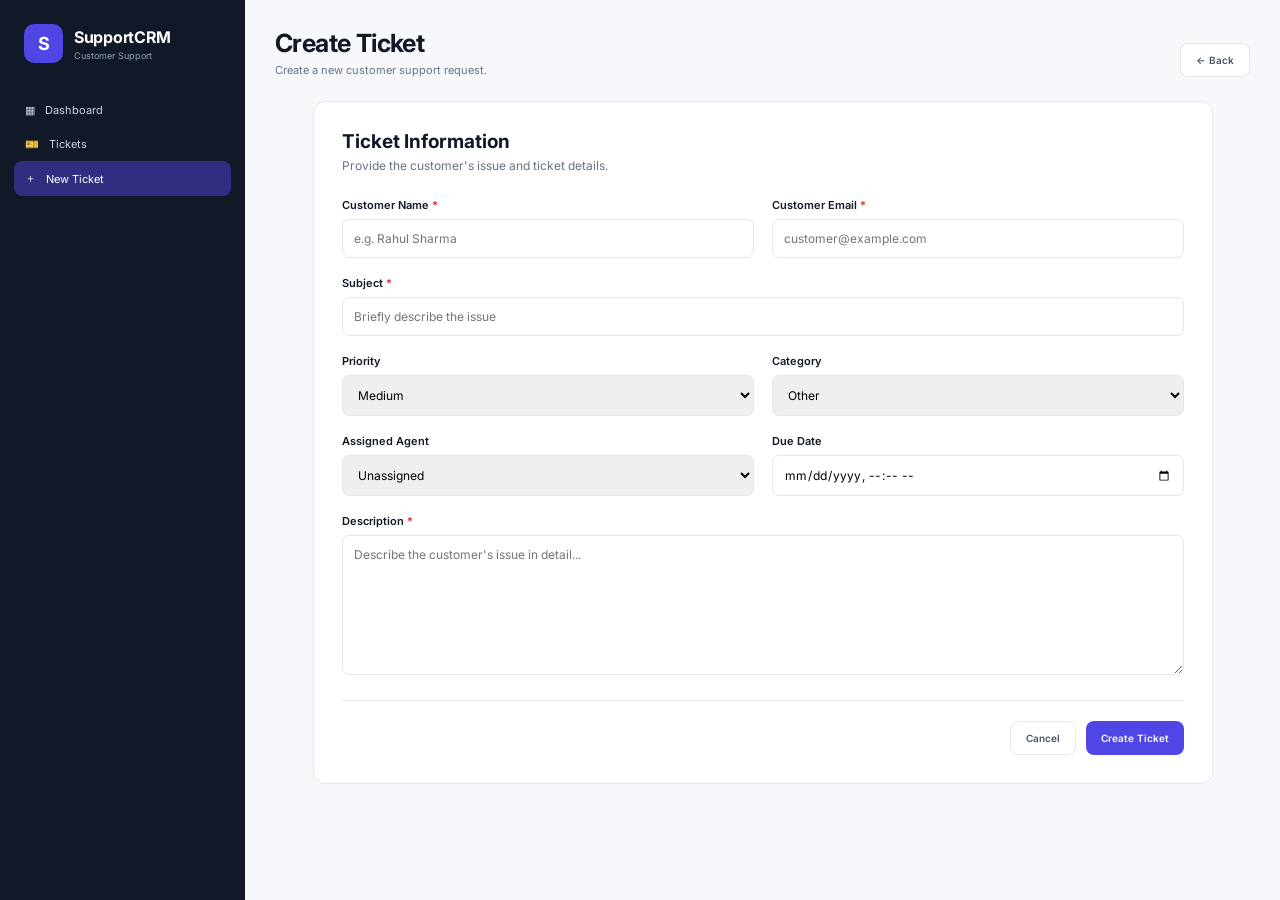
<file: frontend/create-ticket.html>
<!DOCTYPE html>
<html lang="en">

<head>

    <meta charset="UTF-8">

    <meta
        name="viewport"
        content="width=device-width, initial-scale=1.0"
    >

    <title>SupportCRM | Create Ticket</title>

    <link
        href="https://fonts.googleapis.com/css2?family=Inter:wght@400;500;600;700&display=swap"
        rel="stylesheet"
    >

    <link
        rel="stylesheet"
        href="style.css"
    >

    <style>

        .form-page {
            max-width: 900px;
            margin: auto;
        }

        .form-card {
            background: white;
            border: 1px solid var(--border);
            border-radius: 12px;
            padding: 28px;
        }

        .form-header {
            margin-bottom: 25px;
        }

        .form-header h2 {
            font-size: 19px;
        }

        .form-header p {
            color: var(--muted);
            font-size: 12px;
            margin-top: 5px;
        }

        .form-grid {
            display: grid;
            grid-template-columns: 1fr 1fr;
            gap: 18px;
        }

        .form-group {
            display: flex;
            flex-direction: column;
            gap: 7px;
        }

        .full {
            grid-column: 1 / -1;
        }

        label {
            font-size: 11px;
            font-weight: 600;
        }

        input,
        select,
        textarea {
            width: 100%;
            border: 1px solid var(--border);
            border-radius: 7px;
            padding: 11px;
            outline: none;
            font-size: 12px;
        }

        textarea {
            min-height: 140px;
            resize: vertical;
        }

        input:focus,
        select:focus,
        textarea:focus {
            border-color: #818cf8;
            box-shadow:
                0 0 0 3px
                rgba(99,102,241,.08);
        }

        .required {
            color: #dc2626;
        }

        .form-actions {
            display: flex;
            justify-content: flex-end;
            gap: 10px;
            margin-top: 25px;
            padding-top: 20px;
            border-top: 1px solid var(--border);
        }

        .message {
            display: none;
            padding: 12px;
            border-radius: 7px;
            margin-bottom: 18px;
            font-size: 11px;
        }

        .message.error {
            display: block;
            background: #fef2f2;
            color: #b91c1c;
        }

        @media(max-width:650px) {
            .form-grid {
                grid-template-columns: 1fr;
            }

            .full {
                grid-column: auto;
            }
        }

    </style>

</head>


<body>

<div class="app">

    <aside class="sidebar">

        <div class="brand">

            <div class="brand-logo">
                S
            </div>

            <div>
                <h2>SupportCRM</h2>
                <span>Customer Support</span>
            </div>

        </div>


        <nav>

            <a
                href="index.html"
                class="nav-link"
            >
                <span>▦</span>
                Dashboard
            </a>

            <a
                href="index.html#tickets"
                class="nav-link"
            >
                <span>🎫</span>
                Tickets
            </a>

            <a
                href="create-ticket.html"
                class="nav-link active"
            >
                <span>＋</span>
                New Ticket
            </a>

        </nav>

    </aside>


    <main class="main">

        <header class="topbar">

            <div>

                <h1>
                    Create Ticket
                </h1>

                <p>
                    Create a new customer support request.
                </p>

            </div>

            <a
                href="index.html"
                class="btn btn-secondary"
            >
                ← Back
            </a>

        </header>


        <div class="form-page">

            <div class="form-card">

                <div class="form-header">

                    <h2>
                        Ticket Information
                    </h2>

                    <p>
                        Provide the customer's issue and ticket details.
                    </p>

                </div>


                <div
                    id="message"
                    class="message"
                ></div>


                <form id="ticketForm">

                    <div class="form-grid">


                        <div class="form-group">

                            <label>
                                Customer Name
                                <span class="required">*</span>
                            </label>

                            <input
                                id="customerName"
                                required
                                placeholder="e.g. Rahul Sharma"
                            >

                        </div>


                        <div class="form-group">

                            <label>
                                Customer Email
                                <span class="required">*</span>
                            </label>

                            <input
                                id="customerEmail"
                                type="email"
                                required
                                placeholder="customer@example.com"
                            >

                        </div>


                        <div class="form-group full">

                            <label>
                                Subject
                                <span class="required">*</span>
                            </label>

                            <input
                                id="subject"
                                required
                                placeholder="Briefly describe the issue"
                            >

                        </div>


                        <div class="form-group">

                            <label>
                                Priority
                            </label>

                            <select id="priority">

                                <option value="Low">
                                    Low
                                </option>

                                <option
                                    value="Medium"
                                    selected
                                >
                                    Medium
                                </option>

                                <option value="High">
                                    High
                                </option>

                                <option value="Urgent">
                                    Urgent
                                </option>

                            </select>

                        </div>


                        <div class="form-group">

                            <label>
                                Category
                            </label>

                            <select id="category">

                                <option value="Technical">
                                    Technical
                                </option>

                                <option value="Billing">
                                    Billing
                                </option>

                                <option value="Account">
                                    Account
                                </option>

                                <option value="Feature Request">
                                    Feature Request
                                </option>

                                <option value="Complaint">
                                    Complaint
                                </option>

                                <option
                                    value="Other"
                                    selected
                                >
                                    Other
                                </option>

                            </select>

                        </div>


                        <div class="form-group">

                            <label>
                                Assigned Agent
                            </label>

                            <select id="assignedAgent">

                                <option value="Unassigned">
                                    Unassigned
                                </option>

                                <option value="Rahul Mehta">
                                    Rahul Mehta
                                </option>

                                <option value="Priya Shah">
                                    Priya Shah
                                </option>

                                <option value="Amit Patel">
                                    Amit Patel
                                </option>

                                <option value="Sneha Joshi">
                                    Sneha Joshi
                                </option>

                            </select>

                        </div>


                        <div class="form-group">

                            <label>
                                Due Date
                            </label>

                            <input
                                id="dueDate"
                                type="datetime-local"
                            >

                        </div>


                        <div class="form-group full">

                            <label>
                                Description
                                <span class="required">*</span>
                            </label>

                            <textarea
                                id="description"
                                required
                                placeholder="Describe the customer's issue in detail..."
                            ></textarea>

                        </div>


                    </div>


                    <div class="form-actions">

                        <a
                            href="index.html"
                            class="btn btn-secondary"
                        >
                            Cancel
                        </a>

                        <button
                            type="submit"
                            class="btn btn-primary"
                            id="submitButton"
                        >
                            Create Ticket
                        </button>

                    </div>

                </form>

            </div>

        </div>

    </main>

</div>


<script src="create-ticket.js"></script>

</body>

</html>
</file>
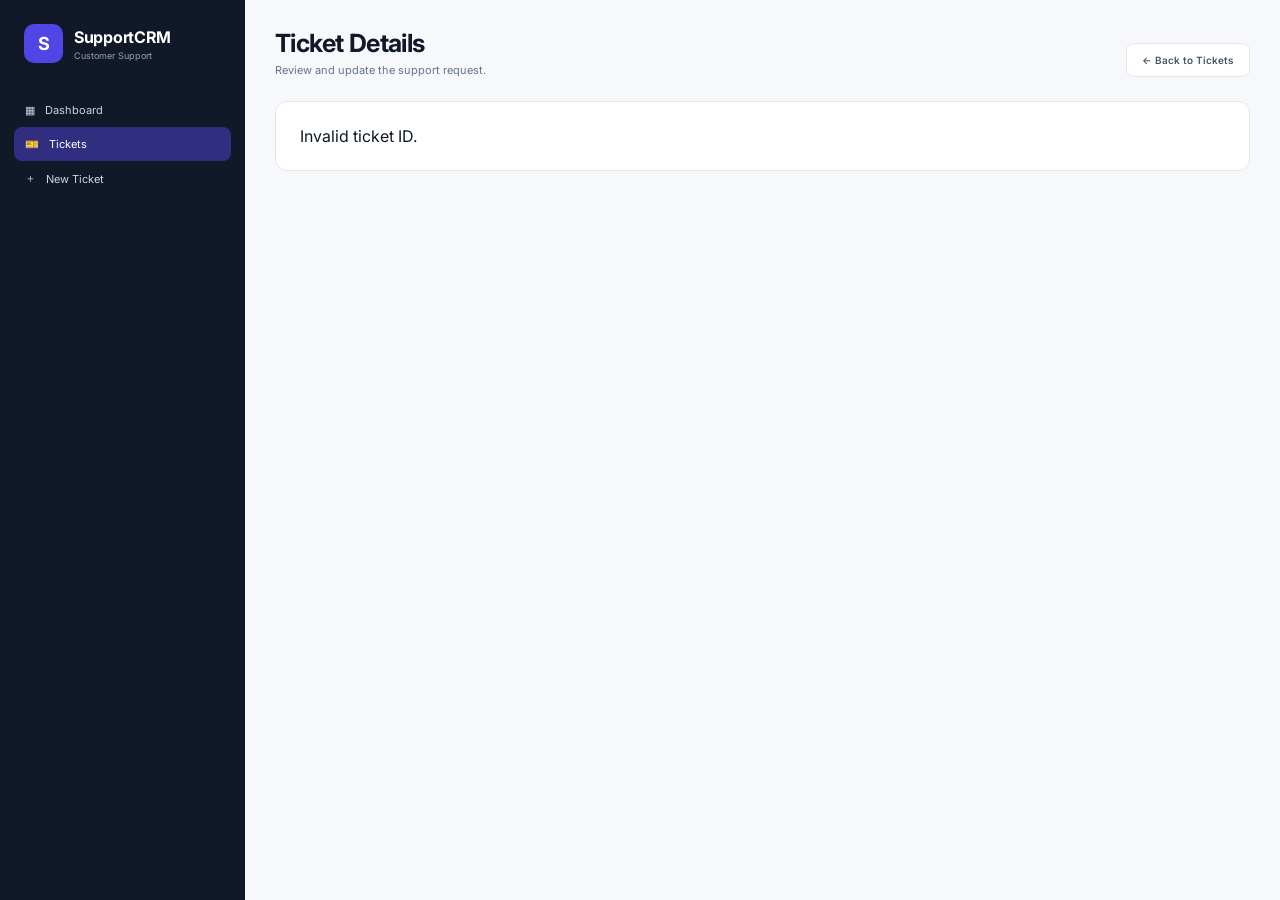
<file: frontend/ticket-details.html>
<!DOCTYPE html>
<html lang="en">

<head>

    <meta charset="UTF-8">

    <meta
        name="viewport"
        content="width=device-width, initial-scale=1.0"
    >

    <title>SupportCRM | Ticket Details</title>

    <link
        href="https://fonts.googleapis.com/css2?family=Inter:wght@400;500;600;700&display=swap"
        rel="stylesheet"
    >

    <link
        rel="stylesheet"
        href="style.css"
    >

    <style>

        .details-layout {

            display: grid;

            grid-template-columns:
                2fr 1fr;

            gap: 18px;

        }

        .details-card {

            background: white;

            border: 1px solid var(--border);

            border-radius: 12px;

            padding: 24px;

            margin-bottom: 18px;

        }

        .ticket-title {

            display: flex;

            justify-content: space-between;

            gap: 15px;

            align-items: flex-start;

            margin-bottom: 22px;

        }

        .ticket-title h2 {

            font-size: 19px;

        }

        .ticket-title p {

            color: var(--muted);

            font-size: 11px;

            margin-top: 5px;

        }

        .info-grid {

            display: grid;

            grid-template-columns:
                repeat(2, 1fr);

            gap: 18px;

        }

        .info-item label {

            display: block;

            color: #94a3b8;

            font-size: 9px;

            text-transform: uppercase;

            font-weight: 700;

            margin-bottom: 5px;

        }

        .info-item span {

            font-size: 12px;

            font-weight: 500;

        }

        .description-box {

            background: #f8fafc;

            padding: 16px;

            border-radius: 8px;

            line-height: 1.7;

            font-size: 12px;

            color: #475569;

            white-space: pre-wrap;

        }

        .side-title {

            font-size: 14px;

            margin-bottom: 17px;

        }

        .control {

            margin-bottom: 15px;

        }

        .control label {

            display: block;

            font-size: 10px;

            font-weight: 600;

            margin-bottom: 6px;

        }

        .control select,
        .control input,
        .control textarea {

            width: 100%;

            padding: 10px;

            border: 1px solid var(--border);

            border-radius: 7px;

            font-size: 11px;

            outline: none;

        }

        .control textarea {

            min-height: 100px;

            resize: vertical;

        }

        .notes {

            margin-top: 20px;

        }

        .note {

            border-left: 3px solid #c7d2fe;

            padding: 8px 12px;

            margin-bottom: 14px;

        }

        .note p {

            font-size: 11px;

            line-height: 1.6;

        }

        .note small {

            display: block;

            color: #94a3b8;

            margin-top: 5px;

            font-size: 9px;

        }

        .danger {

            background: #fef2f2;

            color: #b91c1c;

            border: 1px solid #fecaca;

        }

        @media(max-width:850px) {

            .details-layout {

                grid-template-columns: 1fr;

            }

        }

    </style>

</head>


<body>

<div class="app">


    <aside class="sidebar">

        <div class="brand">

            <div class="brand-logo">
                S
            </div>

            <div>

                <h2>SupportCRM</h2>

                <span>
                    Customer Support
                </span>

            </div>

        </div>


        <nav>

            <a
                href="index.html"
                class="nav-link"
            >
                <span>▦</span>
                Dashboard
            </a>

            <a
                href="index.html#tickets"
                class="nav-link active"
            >
                <span>🎫</span>
                Tickets
            </a>

            <a
                href="create-ticket.html"
                class="nav-link"
            >
                <span>＋</span>
                New Ticket
            </a>

        </nav>

    </aside>


    <main class="main">


        <header class="topbar">

            <div>

                <h1>
                    Ticket Details
                </h1>

                <p>
                    Review and update the support request.
                </p>

            </div>


            <a
                href="index.html"
                class="btn btn-secondary"
            >
                ← Back to Tickets
            </a>

        </header>


        <div
            id="loading"
            class="details-card"
        >
            Loading ticket...
        </div>


        <div
            id="content"
            style="display:none;"
        >

            <div class="details-layout">


                <div>


                    <div class="details-card">

                        <div class="ticket-title">

                            <div>

                                <h2 id="ticketSubject">
                                    —
                                </h2>

                                <p id="ticketId">
                                    —
                                </p>

                            </div>

                            <span
                                id="ticketStatus"
                                class="status open"
                            >
                                Open
                            </span>

                        </div>


                        <div class="info-grid">


                            <div class="info-item">

                                <label>
                                    Customer
                                </label>

                                <span id="customerName">
                                    —
                                </span>

                            </div>


                            <div class="info-item">

                                <label>
                                    Email
                                </label>

                                <span id="customerEmail">
                                    —
                                </span>

                            </div>


                            <div class="info-item">

                                <label>
                                    Category
                                </label>

                                <span id="category">
                                    —
                                </span>

                            </div>


                            <div class="info-item">

                                <label>
                                    Priority
                                </label>

                                <span id="priority">
                                    —
                                </span>

                            </div>


                            <div class="info-item">

                                <label>
                                    Assigned Agent
                                </label>

                                <span id="agent">
                                    —
                                </span>

                            </div>


                            <div class="info-item">

                                <label>
                                    Created
                                </label>

                                <span id="created">
                                    —
                                </span>

                            </div>


                            <div class="info-item">

                                <label>
                                    Due Date
                                </label>

                                <span id="dueDate">
                                    —
                                </span>

                            </div>

                        </div>

                    </div>


                    <div class="details-card">

                        <h3 class="side-title">
                            Issue Description
                        </h3>

                        <div
                            id="description"
                            class="description-box"
                        >
                        </div>

                    </div>


                    <div class="details-card">

                        <h3 class="side-title">
                            Internal Notes
                        </h3>

                        <div id="notes">
                        </div>

                    </div>


                </div>


                <div>


                    <div class="details-card">

                        <h3 class="side-title">
                            Update Ticket
                        </h3>


                        <div class="control">

                            <label>
                                Status
                            </label>

                            <select id="status">

                                <option value="Open">
                                    Open
                                </option>

                                <option value="In Progress">
                                    In Progress
                                </option>

                                <option value="Closed">
                                    Closed
                                </option>

                            </select>

                        </div>


                        <div class="control">

                            <label>
                                Priority
                            </label>

                            <select id="updatePriority">

                                <option value="Low">
                                    Low
                                </option>

                                <option value="Medium">
                                    Medium
                                </option>

                                <option value="High">
                                    High
                                </option>

                                <option value="Urgent">
                                    Urgent
                                </option>

                            </select>

                        </div>


                        <div class="control">

                            <label>
                                Category
                            </label>

                            <select id="updateCategory">

                                <option value="Technical">
                                    Technical
                                </option>

                                <option value="Billing">
                                    Billing
                                </option>

                                <option value="Account">
                                    Account
                                </option>

                                <option value="Feature Request">
                                    Feature Request
                                </option>

                                <option value="Complaint">
                                    Complaint
                                </option>

                                <option value="Other">
                                    Other
                                </option>

                            </select>

                        </div>


                        <div class="control">

                            <label>
                                Assigned Agent
                            </label>

                            <select id="updateAgent">

                                <option>
                                    Unassigned
                                </option>

                                <option>
                                    Rahul Mehta
                                </option>

                                <option>
                                    Priya Shah
                                </option>

                                <option>
                                    Amit Patel
                                </option>

                                <option>
                                    Sneha Joshi
                                </option>

                            </select>

                        </div>


                        <div class="control">

                            <label>
                                Add Internal Note
                            </label>

                            <textarea
                                id="note"
                                placeholder="Add an internal note..."
                            ></textarea>

                        </div>


                        <button
                            id="updateButton"
                            class="btn btn-primary"
                            style="width:100%;"
                        >
                            Save Changes
                        </button>


                        <div
                            id="updateMessage"
                            style="margin-top:12px;font-size:10px;"
                        ></div>

                    </div>


                    <div class="details-card">

                        <h3 class="side-title">
                            Ticket Actions
                        </h3>

                        <button
                            id="deleteButton"
                            class="btn danger"
                            style="width:100%;"
                        >
                            Delete Ticket
                        </button>

                    </div>

                </div>

            </div>

        </div>

    </main>

</div>


<script src="ticket-details.js"></script>

</body>

</html>
</file>
<file: frontend/style.css>
* {
    box-sizing: border-box;
    margin: 0;
    padding: 0;
}


:root {

    --primary: #4f46e5;
    --primary-dark: #4338ca;

    --background: #f7f8fc;

    --white: #ffffff;

    --text: #111827;

    --muted: #64748b;

    --border: #e5e7eb;

    --sidebar: #111827;

}


body {

    font-family:
        "Inter",
        sans-serif;

    background:
        var(--background);

    color:
        var(--text);

}


a {
    text-decoration: none;
    color: inherit;
}


button,
input,
select,
textarea {
    font-family: inherit;
}


/* =====================================================
   APP
===================================================== */

.app {

    min-height: 100vh;

    display: flex;

}


/* =====================================================
   SIDEBAR
===================================================== */

.sidebar {

    width: 245px;

    min-height: 100vh;

    background:
        var(--sidebar);

    color: white;

    padding: 22px 14px;

    display: flex;

    flex-direction: column;

    flex-shrink: 0;

}


.brand {

    display: flex;

    align-items: center;

    gap: 11px;

    padding:
        2px 10px 30px;

}


.brand-logo {

    width: 39px;

    height: 39px;

    border-radius: 10px;

    display: grid;

    place-items: center;

    background:
        var(--primary);

    font-size: 18px;

    font-weight: 700;

}


.brand h2 {

    font-size: 16px;

    letter-spacing: -.3px;

}


.brand span {

    display: block;

    color: #94a3b8;

    font-size: 9px;

    margin-top: 3px;

}


.navigation {

    display: flex;

    flex-direction: column;

    gap: 4px;

}


.nav-label {

    color: #64748b;

    font-size: 9px;

    font-weight: 700;

    letter-spacing: .8px;

    padding:
        10px 11px 7px;

}


.management-label {

    margin-top: 20px;

}


.nav-link {

    display: flex;

    align-items: center;

    gap: 10px;

    padding:
        10px 11px;

    border-radius: 8px;

    color: #cbd5e1;

    font-size: 11px;

    transition: .2s;

}


.nav-link:hover {

    background:
        #1f2937;

    color: white;

}


.nav-link.active {

    background:
        #312e81;

    color: white;

}


.nav-icon {

    width: 20px;

    text-align: center;

    font-size: 13px;

}


.nav-link small {

    margin-left: auto;

    color: #64748b;

    font-size: 8px;

}


.nav-link.disabled {

    opacity: .5;

    cursor: default;

}


.sidebar-bottom {

    margin-top: auto;

}


.system-status {

    display: flex;

    align-items: center;

    gap: 9px;

    background:
        #1f2937;

    padding: 11px;

    border-radius: 8px;

    margin-bottom: 11px;

}


.online-dot {

    width: 7px;

    height: 7px;

    background: #22c55e;

    border-radius: 50%;

    box-shadow:
        0 0 0 3px
        rgba(34,197,94,.1);

}


.system-status strong,
.profile strong {

    display: block;

    font-size: 10px;

}


.system-status small,
.profile small {

    display: block;

    color: #94a3b8;

    font-size: 8px;

    margin-top: 3px;

}


.profile {

    display: flex;

    align-items: center;

    gap: 9px;

    padding: 7px;

}


.profile-avatar {

    width: 31px;

    height: 31px;

    border-radius: 50%;

    background:
        #3730a3;

    display: grid;

    place-items: center;

    font-size: 9px;

    font-weight: 700;

}


/* =====================================================
   MAIN
===================================================== */

.main {

    flex: 1;

    min-width: 0;

    padding: 28px 30px;

}


/* =====================================================
   TOPBAR
===================================================== */

.topbar {

    display: flex;

    align-items: flex-end;

    justify-content: space-between;

    margin-bottom: 24px;

}


.breadcrumb {

    color: #94a3b8;

    font-size: 9px;

    margin-bottom: 7px;

}


.topbar h1 {

    font-size: 25px;

    letter-spacing: -.6px;

}


.topbar p {

    color: var(--muted);

    font-size: 11px;

    margin-top: 5px;

}


.topbar-actions {

    display: flex;

    gap: 9px;

    align-items: center;

}


.icon-button {

    width: 37px;

    height: 37px;

    border: 1px solid var(--border);

    background: white;

    color: #64748b;

    border-radius: 8px;

    cursor: pointer;

    font-size: 16px;

}


.icon-button:hover {

    background: #f1f5f9;

}


/* =====================================================
   BUTTONS
===================================================== */

.btn {

    border: none;

    border-radius: 8px;

    padding:
        10px 15px;

    font-size: 10px;

    font-weight: 600;

    cursor: pointer;

    display: inline-flex;

    align-items: center;

    justify-content: center;

    gap: 6px;

    transition: .2s;

}


.btn-primary {

    background:
        var(--primary);

    color: white;

}


.btn-primary:hover {

    background:
        var(--primary-dark);

    transform:
        translateY(-1px);

    box-shadow:
        0 6px 16px
        rgba(79,70,229,.2);

}


.btn-secondary {

    background: white;

    border: 1px solid var(--border);

    color: #475569;

}


.btn-secondary:hover {

    background: #f8fafc;

}


/* =====================================================
   STATS
===================================================== */

.stats-grid {

    display: grid;

    grid-template-columns:
        repeat(6, 1fr);

    gap: 12px;

    margin-bottom: 18px;

}


.stat-card {

    background: white;

    border: 1px solid var(--border);

    border-radius: 11px;

    padding: 16px;

    transition: .2s;

}


.stat-card:hover {

    transform:
        translateY(-2px);

    box-shadow:
        0 8px 20px
        rgba(15,23,42,.05);

}


.stat-card-top {

    display: flex;

    align-items: center;

    justify-content: space-between;

}


.stat-icon {

    width: 34px;

    height: 34px;

    border-radius: 8px;

    background: #eef2ff;

    color: #4f46e5;

    display: grid;

    place-items: center;

    font-size: 13px;

}


.stat-icon.open {

    background: #ecfdf5;

    color: #059669;

}


.stat-icon.progress {

    background: #eff6ff;

    color: #2563eb;

}


.stat-icon.closed {

    background: #f1f5f9;

    color: #64748b;

}


.stat-icon.urgent {

    background: #fef2f2;

    color: #dc2626;

}


.stat-icon.high {

    background: #fff7ed;

    color: #ea580c;

}


.stat-label {

    color: #94a3b8;

    font-size: 8px;

    font-weight: 700;

}


.stat-card h2 {

    font-size: 22px;

    margin-top: 12px;

}


.stat-card p {

    color: #94a3b8;

    font-size: 8px;

    margin-top: 4px;

}


/* =====================================================
   PANELS
===================================================== */

.panel {

    background: white;

    border: 1px solid var(--border);

    border-radius: 11px;

}


.panel-header {

    display: flex;

    align-items: center;

    justify-content: space-between;

    padding: 18px 20px;

}


.panel-header h2 {

    font-size: 14px;

}


.panel-header p {

    color: #94a3b8;

    font-size: 9px;

    margin-top: 4px;

}


/* =====================================================
   ANALYTICS
===================================================== */

.analytics-grid {

    display: grid;

    grid-template-columns:
        1fr 1fr;

    gap: 15px;

    margin-bottom: 18px;

}


.chart-panel {

    min-height: 280px;

}


.chart-container {

    height: 205px;

    padding:
        0 20px 15px;

    position: relative;

}


.chart-container canvas {

    width: 100% !important;

    height: 100% !important;

}


.chart-empty {

    position: absolute;

    inset: 0;

    display: none;

    align-items: center;

    justify-content: center;

    color: #94a3b8;

    font-size: 10px;

}


/* =====================================================
   TICKETS
===================================================== */

.tickets-panel {

    overflow: hidden;

    margin-bottom: 18px;

}


.tickets-header {

    padding-bottom: 16px;

}


.filters {

    padding:
        0 20px 15px;

    display: grid;

    grid-template-columns:
        2fr 1fr 1fr 1fr 1fr;

    gap: 8px;

}


.search-box {

    position: relative;

}


.search-box span {

    position: absolute;

    left: 11px;

    top: 9px;

    color: #94a3b8;

}


.search-box input,
.filters select {

    width: 100%;

    height: 36px;

    border: 1px solid var(--border);

    border-radius: 7px;

    background: white;

    outline: none;

    color: #334155;

    font-size: 10px;

}


.search-box input {

    padding:
        0 10px 0 29px;

}


.filters select {

    padding:
        0 9px;

}


.search-box input:focus,
.filters select:focus {

    border-color: #818cf8;

    box-shadow:
        0 0 0 3px
        rgba(99,102,241,.07);

}


.result-bar {

    display: flex;

    justify-content: space-between;

    padding:
        9px 20px;

    background:
        #f8fafc;

    border-top:
        1px solid #f1f5f9;

    border-bottom:
        1px solid #f1f5f9;

    color: #64748b;

    font-size: 9px;

}


.table-container {

    overflow-x: auto;

}


table {

    width: 100%;

    min-width: 1050px;

    border-collapse: collapse;

}


th {

    padding:
        11px 12px;

    background:
        #f8fafc;

    color: #64748b;

    font-size: 8px;

    text-transform: uppercase;

    letter-spacing: .5px;

    text-align: left;

    font-weight: 700;

}


td {

    padding:
        12px;

    border-top:
        1px solid #f1f5f9;

    font-size: 10px;

}


tr:hover td {

    background:
        #fafbff;

}


.ticket-id {

    color: var(--primary);

    font-weight: 700;

    font-size: 10px;

}


.customer-cell {

    display: flex;

    align-items: center;

    gap: 8px;

}


.customer-avatar {

    width: 28px;

    height: 28px;

    border-radius: 50%;

    background: #eef2ff;

    color: #4f46e5;

    display: grid;

    place-items: center;

    font-size: 8px;

    font-weight: 700;

}


.customer-cell strong,
.subject-cell strong {

    display: block;

    font-size: 10px;

}


.customer-cell small,
.subject-cell small {

    display: block;

    color: #94a3b8;

    font-size: 8px;

    margin-top: 3px;

}


.category-badge {

    background:
        #f1f5f9;

    color:
        #475569;

    padding:
        5px 7px;

    border-radius: 5px;

    font-size: 8px;

    white-space: nowrap;

}


.priority-badge,
.status-badge {

    display: inline-flex;

    align-items: center;

    gap: 5px;

    padding:
        5px 7px;

    border-radius: 5px;

    font-size: 8px;

    font-weight: 600;

    white-space: nowrap;

}


.priority-urgent {

    background: #fee2e2;

    color: #b91c1c;

}


.priority-high {

    background: #ffedd5;

    color: #c2410c;

}


.priority-medium {

    background: #fef3c7;

    color: #92400e;

}


.priority-low {

    background: #dcfce7;

    color: #166534;

}


.status-open {

    background: #dcfce7;

    color: #15803d;

}


.status-progress {

    background: #dbeafe;

    color: #1d4ed8;

}


.status-closed {

    background: #f1f5f9;

    color: #64748b;

}


.status-dot {

    width: 5px;

    height: 5px;

    border-radius: 50%;

    background:
        currentColor;

}


.agent-cell {

    display: flex;

    align-items: center;

    gap: 6px;

    white-space: nowrap;

}


.agent-avatar {

    width: 23px;

    height: 23px;

    border-radius: 50%;

    background: #ede9fe;

    color: #6d28d9;

    display: grid;

    place-items: center;

    font-size: 7px;

    font-weight: 700;

}


.date-text {

    color: #64748b;

    font-size: 9px;

}


.view-button {

    color: var(--primary);

    font-size: 9px;

    font-weight: 700;

    white-space: nowrap;

}


.view-button:hover {

    text-decoration: underline;

}


/* =====================================================
   LOADING
===================================================== */

.loading-state {

    height: 180px;

    display: flex;

    align-items: center;

    justify-content: center;

    gap: 10px;

    color: #94a3b8;

    font-size: 10px;

}


.spinner {

    width: 19px;

    height: 19px;

    border:
        3px solid #e5e7eb;

    border-top-color:
        var(--primary);

    border-radius: 50%;

    animation:
        spin .8s linear infinite;

}


@keyframes spin {

    to {
        transform: rotate(360deg);
    }

}


/* =====================================================
   EMPTY
===================================================== */

.empty-state {

    display: none;

    flex-direction: column;

    align-items: center;

    justify-content: center;

    padding: 55px 20px;

    text-align: center;

}


.empty-icon {

    width: 50px;

    height: 50px;

    display: grid;

    place-items: center;

    border-radius: 12px;

    background: #eef2ff;

    font-size: 22px;

    margin-bottom: 12px;

}


.empty-state h3 {

    font-size: 14px;

}


.empty-state p {

    color: #94a3b8;

    font-size: 10px;

    margin:
        5px 0 17px;

}


/* =====================================================
   ERROR
===================================================== */

.error-state {

    padding: 40px;

    text-align: center;

}


.error-symbol {

    font-size: 28px;

    margin-bottom: 8px;

}


.error-state h3 {

    font-size: 13px;

}


.error-state p {

    color: #94a3b8;

    font-size: 10px;

    margin:
        5px 0 15px;

}


/* =====================================================
   ACTIVITY
===================================================== */

.activity-panel {

    margin-bottom: 18px;

}


.activity-item {

    display: flex;

    align-items: center;

    gap: 12px;

    padding:
        12px 20px;

    border-top:
        1px solid #f1f5f9;

}


.activity-icon {

    width: 30px;

    height: 30px;

    border-radius: 8px;

    display: grid;

    place-items: center;

    font-size: 10px;

    font-weight: 700;

}


.activity-icon.status-open {

    background: #ecfdf5;

    color: #059669;

}


.activity-icon.status-progress {

    background: #eff6ff;

    color: #2563eb;

}


.activity-icon.status-closed {

    background: #f1f5f9;

    color: #64748b;

}


.activity-content {

    flex: 1;

}


.activity-content > div {

    display: flex;

    gap: 7px;

    align-items: center;

}


.activity-content strong {

    color: var(--primary);

    font-size: 10px;

}


.activity-content span {

    color: #475569;

    font-size: 10px;

}


.activity-content small {

    display: block;

    color: #94a3b8;

    font-size: 8px;

    margin-top: 3px;

}


.activity-item time {

    color: #94a3b8;

    font-size: 8px;

}


.activity-empty {

    padding: 30px;

    text-align: center;

    color: #94a3b8;

    font-size: 10px;

}


/* =====================================================
   FOOTER
===================================================== */

footer {

    display: flex;

    justify-content: space-between;

    padding:
        10px 2px;

    color: #94a3b8;

    font-size: 8px;

}


/* =====================================================
   RESPONSIVE
===================================================== */

@media(max-width:1250px) {

    .stats-grid {

        grid-template-columns:
            repeat(3, 1fr);

    }

}


@media(max-width:1000px) {

    .analytics-grid {

        grid-template-columns:
            1fr;

    }

    .filters {

        grid-template-columns:
            repeat(2, 1fr);

    }

    .search-box {

        grid-column:
            1 / -1;

    }

}


@media(max-width:750px) {

    .sidebar {

        width: 68px;

        padding:
            18px 8px;

    }


    .brand {

        justify-content: center;

        padding:
            0 0 25px;

    }


    .brand-text {

        display: none;

    }


    .nav-label,
    .nav-link span:not(.nav-icon),
    .nav-link small,
    .sidebar-bottom {

        display: none;

    }


    .nav-link {

        justify-content: center;

        padding: 11px 5px;

    }


    .nav-icon {

        font-size: 15px;

    }


    .main {

        padding:
            20px 15px;

    }


    .topbar {

        align-items: flex-start;

        gap: 15px;

    }


    .stats-grid {

        grid-template-columns:
            repeat(2, 1fr);

    }

}


@media(max-width:520px) {

    .topbar {

        flex-direction: column;

    }


    .topbar-actions {

        width: 100%;

    }


    .topbar-actions .btn {

        flex: 1;

    }


    .stats-grid {

        grid-template-columns:
            1fr;

    }


    .filters {

        grid-template-columns:
            1fr;

    }


    .search-box {

        grid-column:
            auto;

    }


    .panel-header {

        padding:
            15px;

    }


    footer {

        flex-direction: column;

        gap: 5px;

    }

}
</file>
